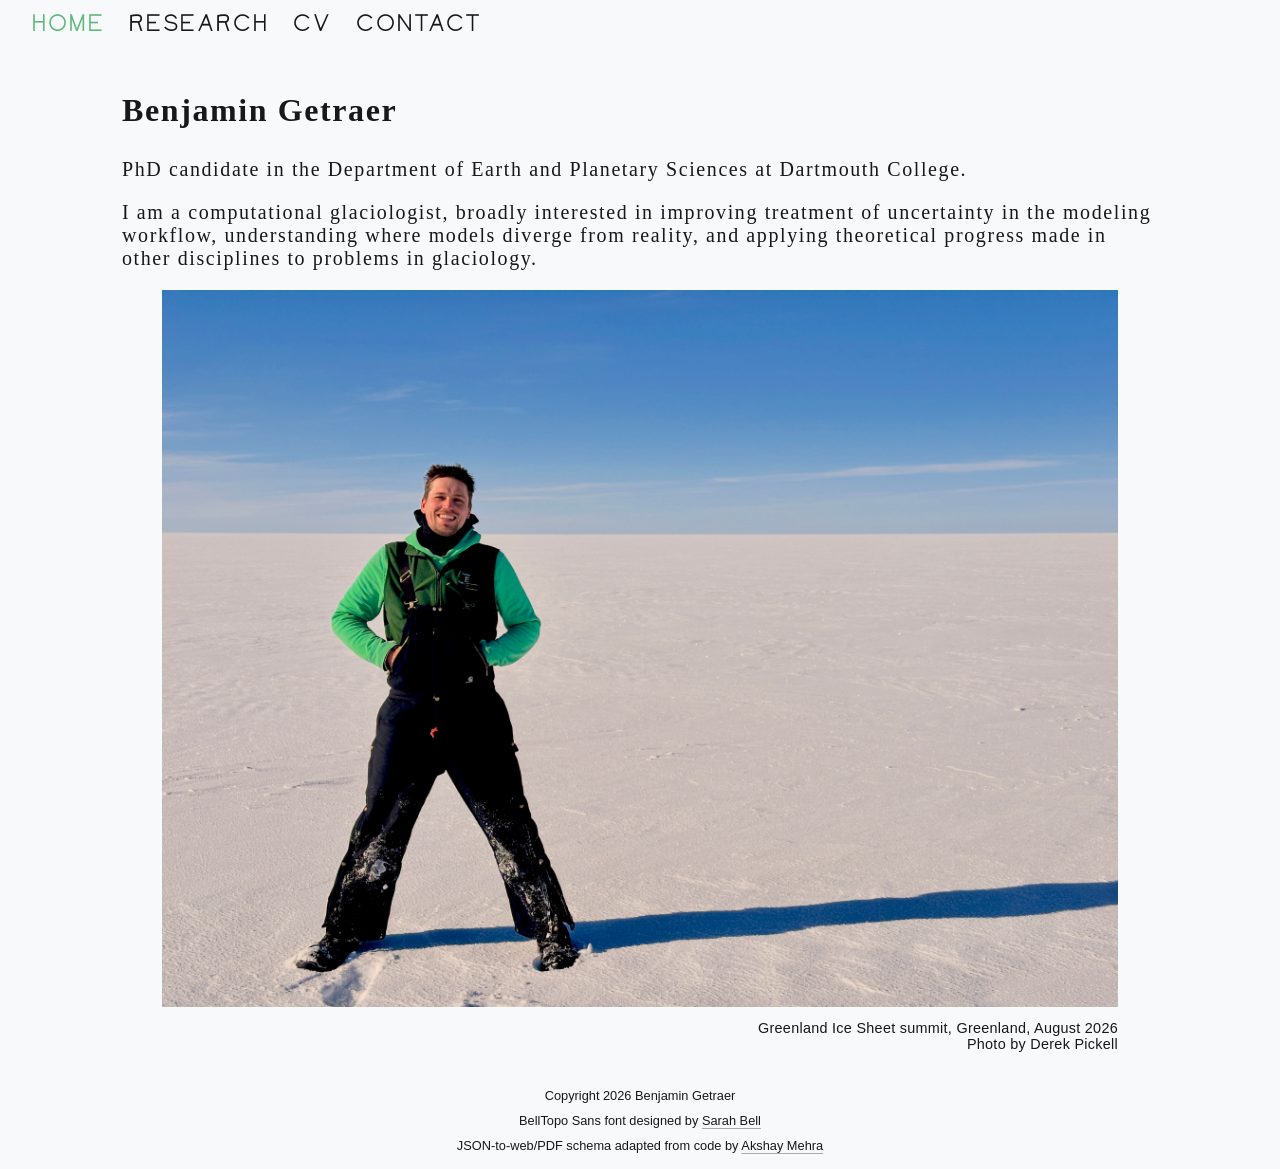
<file: docs/index.html>
<!DOCTYPE html>
<html lang="en">

	<head>
		<title>Home</title>
		<meta charset="UTF-8">
		<meta name="viewport" content="width=device-width, initial-scale=1.0">
		<meta name="description" content="Personal website of Benjamin Getraer">
		<link rel="stylesheet" href="css/style.css">
		<link rel="stylesheet" href="css/cv.css">
	</head>
	<body>
		<header class="site-header">
			<button class="nav-toggle" type="button" aria-expanded="false" aria-controls="site-nav">Menu</button>
			<nav id="site-nav">
				<ul class="nav-links">
<li><a class="active" href="index.html">Home</a></li>
<li><a class="inactive" href="research.html">Research</a></li>
<li><a class="inactive" href="cv.html">CV</a></li>
<li><a class="inactive" href="contact.html">Contact</a></li>
				</ul>
			</nav>
		</header>

		<main class="page">
<!-- PAGE CONTENT -->
<section>
	<h2>Benjamin Getraer</h2>
	<p>PhD candidate in the Department of Earth and Planetary Sciences at Dartmouth College.</p>
	<p>I am a computational glaciologist, broadly interested in improving treatment of uncertainty in
	the modeling workflow, understanding where models diverge from
	reality, and applying theoretical progress made in other
	disciplines to problems in glaciology.
	</p>
</section>
<figure>
	<img class="full-photo" src="images/portrait.jpg" alt="Portrait">
	<figcaption class="photo-caption">
		Greenland Ice Sheet summit, Greenland, August 2026 <br>
		Photo by Derek Pickell
	</figcaption>
</figure>
<!-- PAGE CONTENT -->
		</main>

		<footer class="site-footer">
			<p>Copyright 2026 Benjamin Getraer</p>
			<p>BellTopo Sans font designed by <a href="https://www.sarahbellmaps.com">Sarah Bell</a></p>
			<p>JSON-to-web/PDF schema adapted from code by <a href="https://github.com/akshaymehra/cvData.git">Akshay Mehra</a></p>
		</footer>
		<script>
			const toggle = document.querySelector('.nav-toggle');
			const nav = document.getElementById('site-nav');
			toggle.addEventListener('click', () => {
				const open = nav.classList.toggle('open');
				toggle.setAttribute('aria-expanded', open);
			});
		</script>
	</body>
</html>
</file>
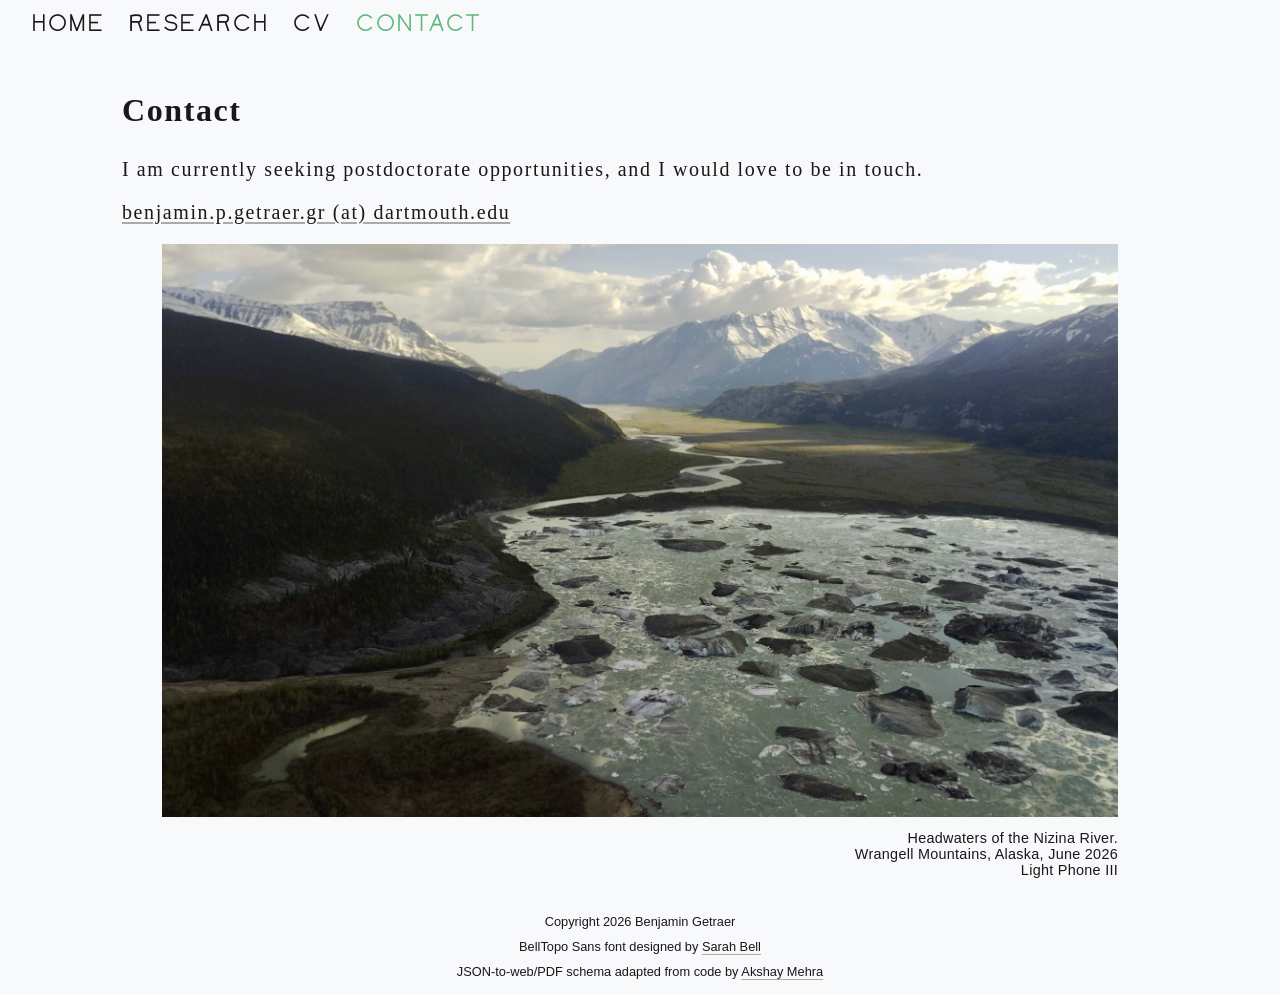
<file: docs/contact.html>
<!DOCTYPE html>
<html lang="en">

	<head>
		<title>Contact</title>
		<meta charset="UTF-8">
		<meta name="viewport" content="width=device-width, initial-scale=1.0">
		<meta name="description" content="Personal website of Benjamin Getraer">
		<link rel="stylesheet" href="css/style.css">
		<link rel="stylesheet" href="css/cv.css">
	</head>
	<body>
		<header class="site-header">
			<button class="nav-toggle" type="button" aria-expanded="false" aria-controls="site-nav">Menu</button>
			<nav id="site-nav">
				<ul class="nav-links">
<li><a class="inactive" href="index.html">Home</a></li>
<li><a class="inactive" href="research.html">Research</a></li>
<li><a class="inactive" href="cv.html">CV</a></li>
<li><a class="active" href="contact.html">Contact</a></li>
				</ul>
			</nav>
		</header>

		<main class="page">
<!-- PAGE CONTENT -->
<section>
  <h2>Contact</h2>
  <p>I am currently seeking postdoctorate opportunities, and I would love to be in touch.</p>
  <p><a href="mailto:benjamin.p.getraer.gr@dartmouth.edu">benjamin.p.getraer.gr (at) dartmouth.edu</a></p>
</section>
<figure>
    <img class="full-photo" src="images/nizina_lake.jpg" alt="Portrait">
    <figcaption class="photo-caption">
		 Headwaters of the Nizina River.<br> 
		 Wrangell Mountains, Alaska, June 2026<br>
		 Light Phone III
    </figcaption>
</figure>
<!-- PAGE CONTENT -->
		</main>

		<footer class="site-footer">
			<p>Copyright 2026 Benjamin Getraer</p>
			<p>BellTopo Sans font designed by <a href="https://www.sarahbellmaps.com">Sarah Bell</a></p>
			<p>JSON-to-web/PDF schema adapted from code by <a href="https://github.com/akshaymehra/cvData.git">Akshay Mehra</a></p>
		</footer>
		<script>
			const toggle = document.querySelector('.nav-toggle');
			const nav = document.getElementById('site-nav');
			toggle.addEventListener('click', () => {
				const open = nav.classList.toggle('open');
				toggle.setAttribute('aria-expanded', open);
			});
		</script>
	</body>
</html>
</file>
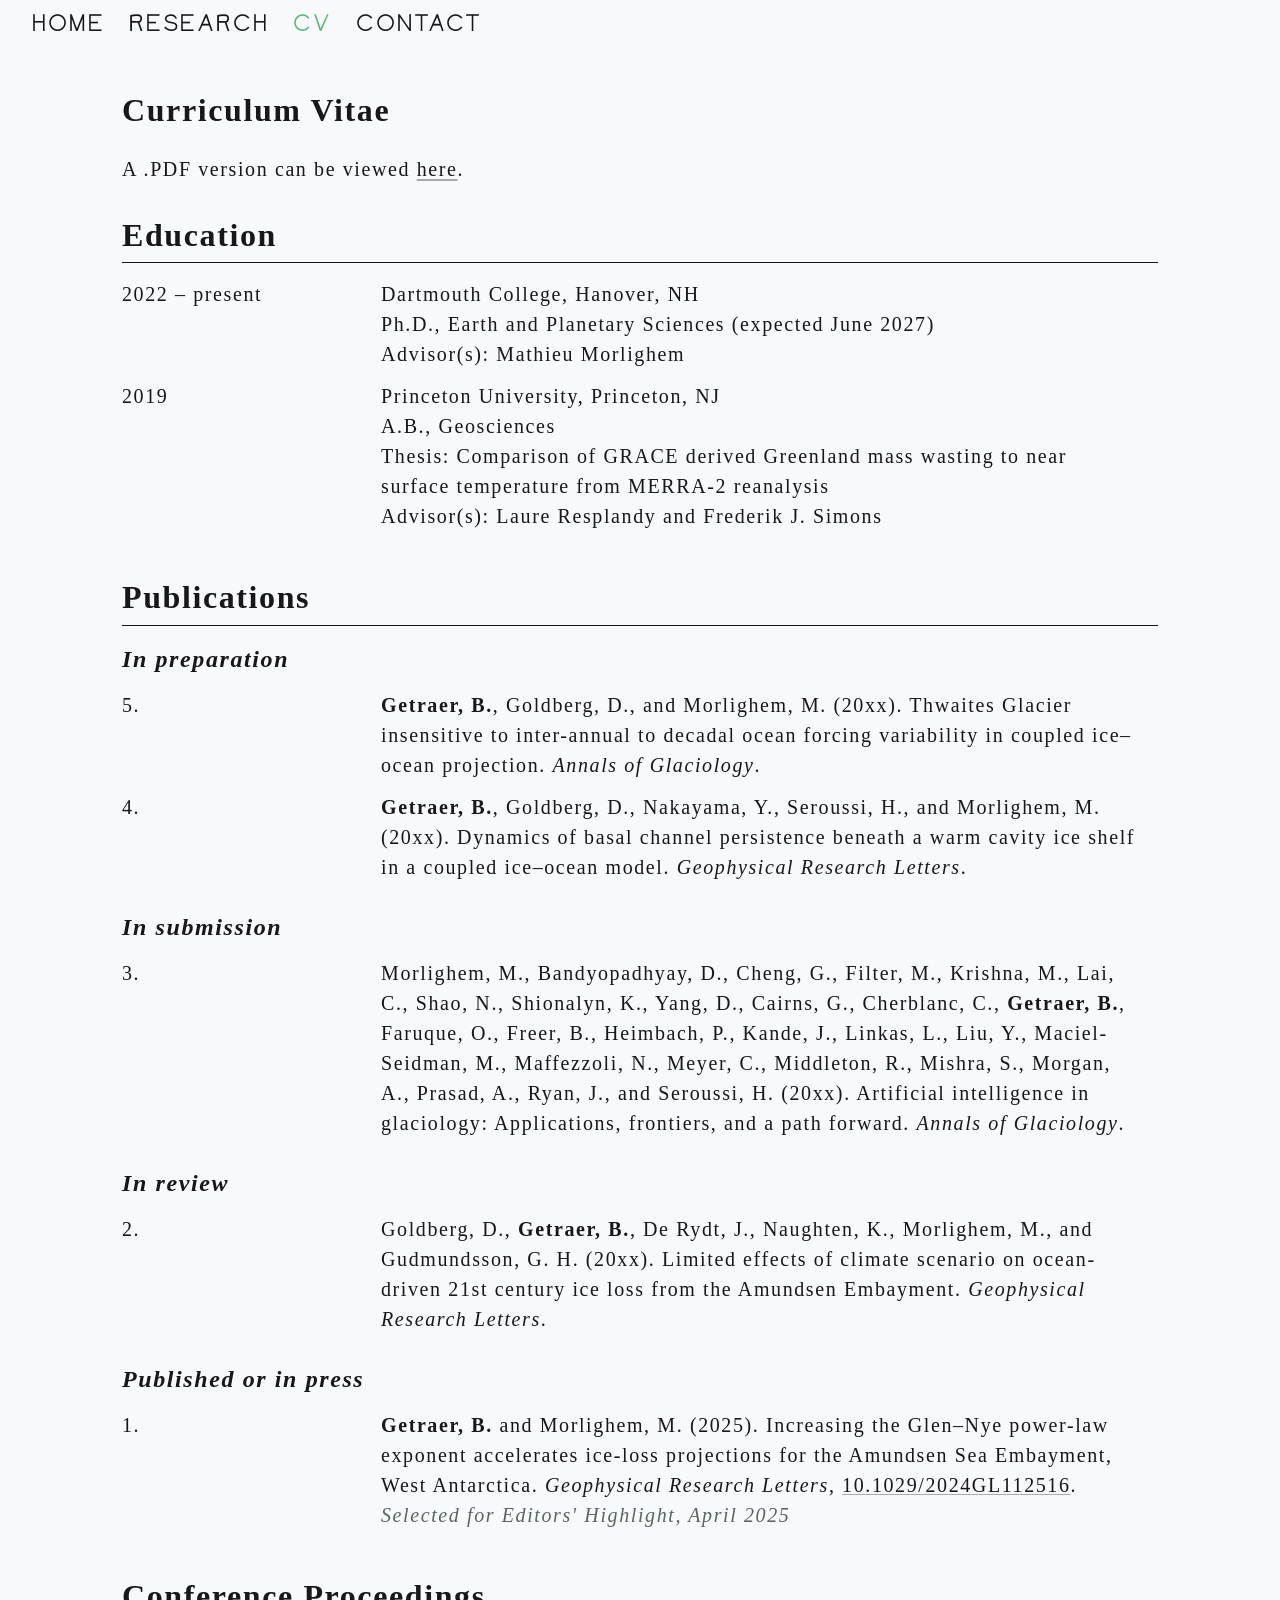
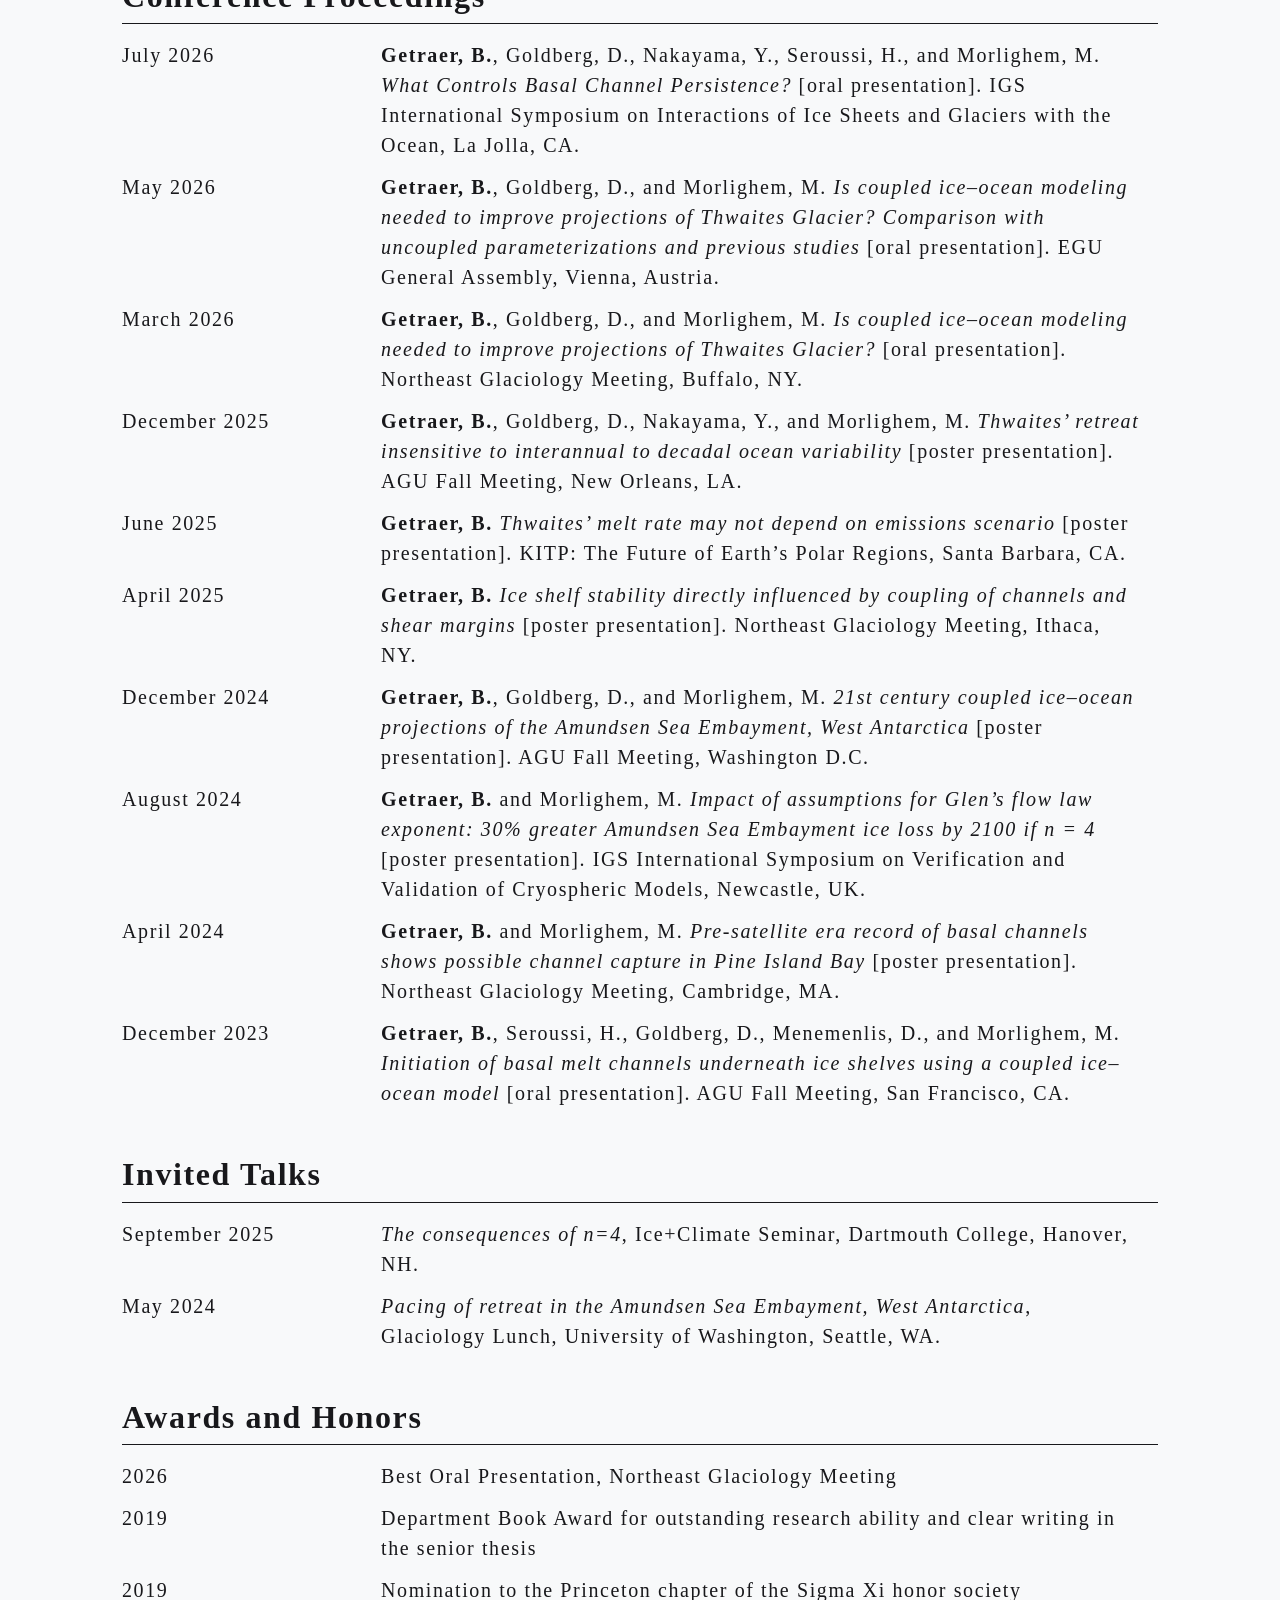
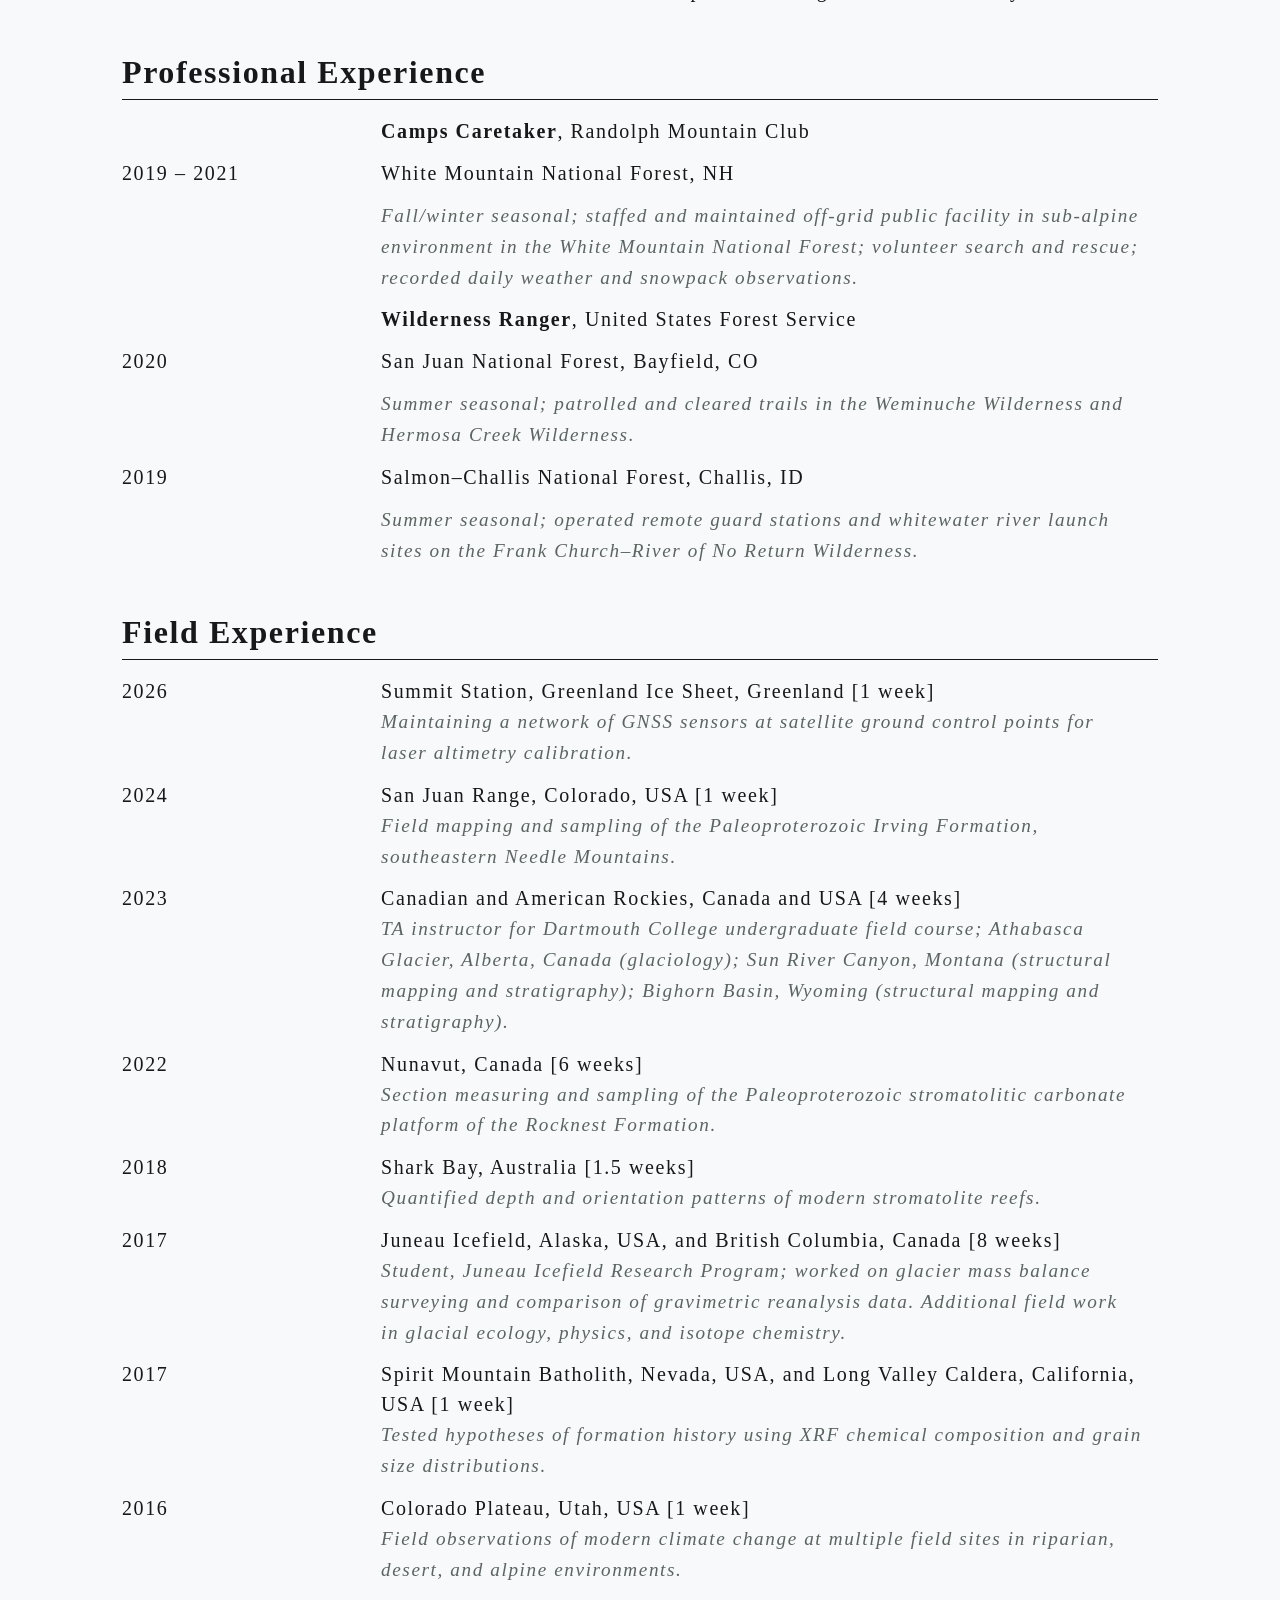
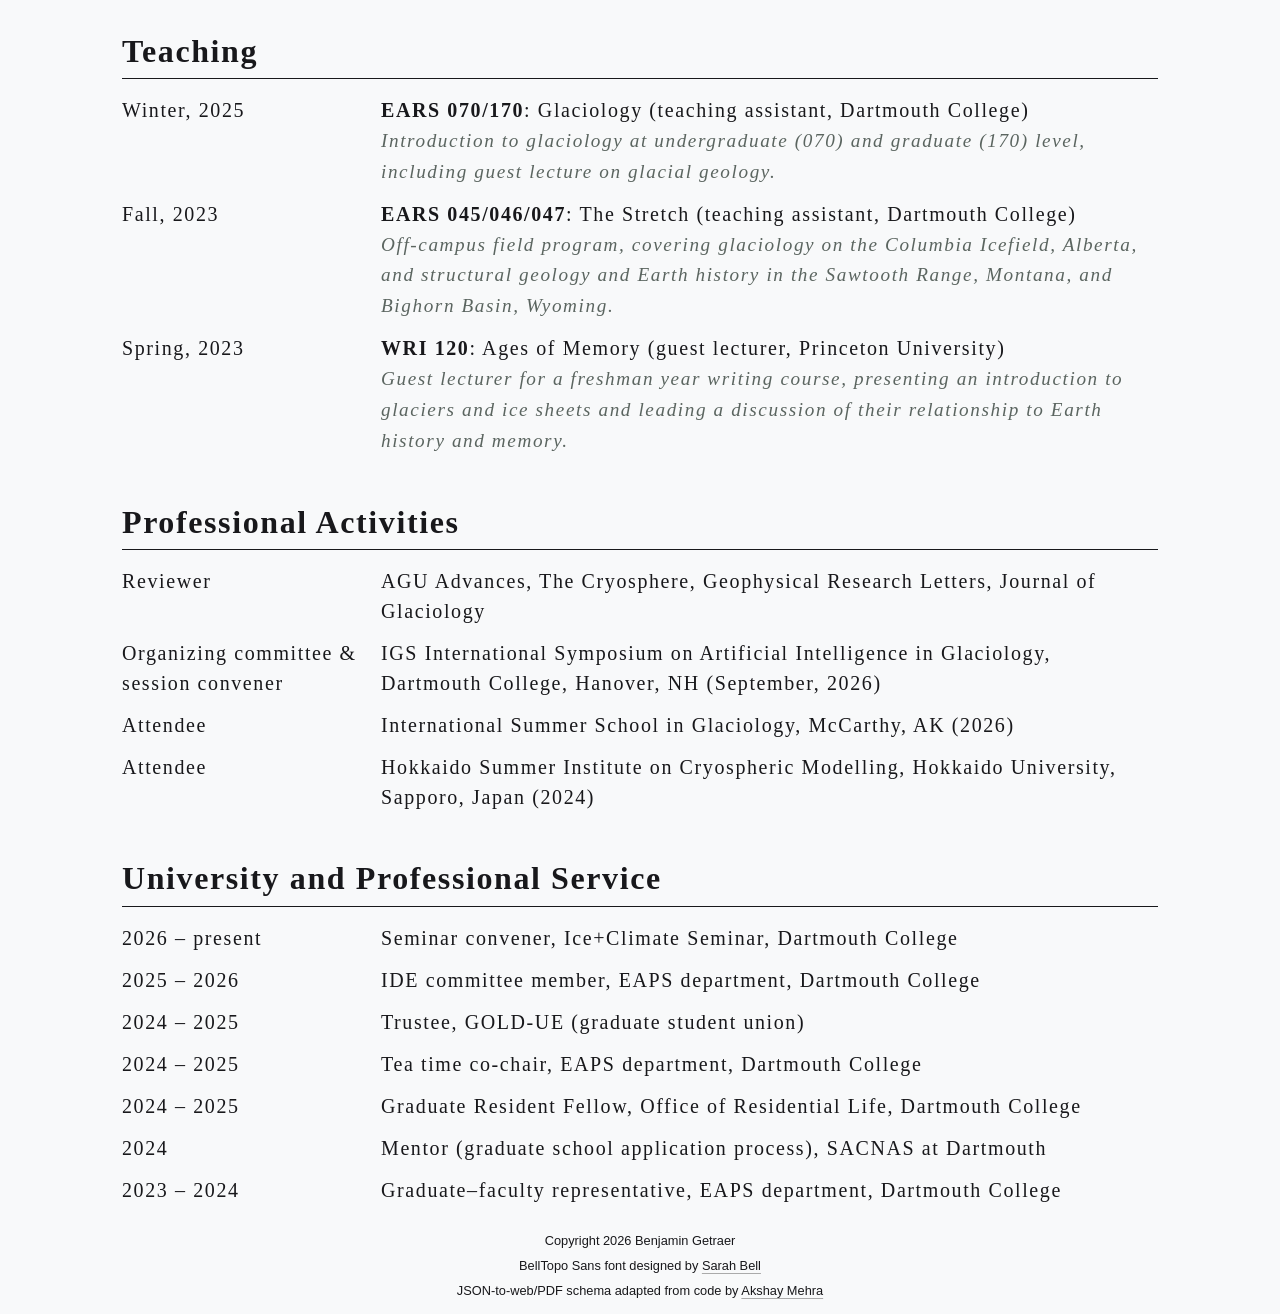
<file: docs/cv.html>
<!DOCTYPE html>
<html lang="en">

	<head>
		<title>CV</title>
		<meta charset="UTF-8">
		<meta name="viewport" content="width=device-width, initial-scale=1.0">
		<meta name="description" content="Personal website of Benjamin Getraer">
		<link rel="stylesheet" href="css/style.css">
		<link rel="stylesheet" href="css/cv.css">
	</head>
	<body>
		<header class="site-header">
			<button class="nav-toggle" type="button" aria-expanded="false" aria-controls="site-nav">Menu</button>
			<nav id="site-nav">
				<ul class="nav-links">
<li><a class="inactive" href="index.html">Home</a></li>
<li><a class="inactive" href="research.html">Research</a></li>
<li><a class="active" href="cv.html">CV</a></li>
<li><a class="inactive" href="contact.html">Contact</a></li>
				</ul>
			</nav>
		</header>

		<main class="page">
<!-- PAGE CONTENT -->
<section><h2>Curriculum Vitae</h2><p>A .PDF version can be viewed <a href="cv_bgetraer.pdf">here</a>.</p></section>
<div class="cv">
<section id="education">
<h2>Education</h2>
<table class="cv-table" style="width:100%;table-layout:fixed">
<colgroup><col style="width:25%"><col style="width:75%"></colgroup>
<tr><td class="cv-date" style="width:25%;text-align:left;vertical-align:top">2022 – present</td><td class="cv-item" style="vertical-align:top"><div>Dartmouth College, Hanover, NH</div><div>Ph.D., Earth and Planetary Sciences (expected June 2027)</div><div>Advisor(s): Mathieu Morlighem</div></td></tr>
<tr><td class="cv-date" style="width:25%;text-align:left;vertical-align:top">2019</td><td class="cv-item" style="vertical-align:top"><div>Princeton University, Princeton, NJ</div><div>A.B., Geosciences</div><div>Thesis: Comparison of GRACE derived Greenland mass wasting to near surface temperature from MERRA-2 reanalysis</div><div>Advisor(s): Laure Resplandy and Frederik J. Simons</div></td></tr>
</table>
</section>
<section id="publications">
<h2>Publications</h2>
<h3>In preparation</h3>
<table class="cv-table" style="width:100%;table-layout:fixed">
<colgroup><col style="width:25%"><col style="width:75%"></colgroup>
<tr><td class="cv-date" style="width:25%;text-align:left;vertical-align:top">5.</td><td class="cv-item" style="vertical-align:top"><strong>Getraer, B.</strong>, Goldberg, D., and Morlighem, M. (20xx). Thwaites Glacier insensitive to inter-annual to decadal ocean forcing variability in coupled ice–ocean projection. <i>Annals of Glaciology</i>.</td></tr>
<tr><td class="cv-date" style="width:25%;text-align:left;vertical-align:top">4.</td><td class="cv-item" style="vertical-align:top"><strong>Getraer, B.</strong>, Goldberg, D., Nakayama, Y., Seroussi, H., and Morlighem, M. (20xx). Dynamics of basal channel persistence beneath a warm cavity ice shelf in a coupled ice–ocean model. <i>Geophysical Research Letters</i>.</td></tr>
</table>
<h3>In submission</h3>
<table class="cv-table" style="width:100%;table-layout:fixed">
<colgroup><col style="width:25%"><col style="width:75%"></colgroup>
<tr><td class="cv-date" style="width:25%;text-align:left;vertical-align:top">3.</td><td class="cv-item" style="vertical-align:top">Morlighem, M., Bandyopadhyay, D., Cheng, G., Filter, M., Krishna, M., Lai, C., Shao, N., Shionalyn, K., Yang, D., Cairns, G., Cherblanc, C., <strong>Getraer, B.</strong>, Faruque, O., Freer, B., Heimbach, P., Kande, J., Linkas, L., Liu, Y., Maciel-Seidman, M., Maffezzoli, N., Meyer, C., Middleton, R., Mishra, S., Morgan, A., Prasad, A., Ryan, J., and Seroussi, H. (20xx). Artificial intelligence in glaciology: Applications, frontiers, and a path forward. <i>Annals of Glaciology</i>.</td></tr>
</table>
<h3>In review</h3>
<table class="cv-table" style="width:100%;table-layout:fixed">
<colgroup><col style="width:25%"><col style="width:75%"></colgroup>
<tr><td class="cv-date" style="width:25%;text-align:left;vertical-align:top">2.</td><td class="cv-item" style="vertical-align:top">Goldberg, D., <strong>Getraer, B.</strong>, De Rydt, J., Naughten, K., Morlighem, M., and Gudmundsson, G. H. (20xx). Limited effects of climate scenario on ocean-driven 21st century ice loss from the Amundsen Embayment. <i>Geophysical Research Letters</i>.</td></tr>
</table>
<h3>Published or in press</h3>
<table class="cv-table" style="width:100%;table-layout:fixed">
<colgroup><col style="width:25%"><col style="width:75%"></colgroup>
<tr><td class="cv-date" style="width:25%;text-align:left;vertical-align:top">1.</td><td class="cv-item" style="vertical-align:top"><strong>Getraer, B.</strong> and Morlighem, M. (2025). Increasing the Glen–Nye power-law exponent accelerates ice-loss projections for the Amundsen Sea Embayment, West Antarctica. <i>Geophysical Research Letters</i>, <a href="https://doi.org/10.1029/2024GL112516">10.1029/2024GL112516</a>.<div class="cv-note">Selected for Editors' Highlight, April 2025</div></td></tr>
</table>
</section>
<section id="conferences">
<h2>Conference Proceedings</h2>
<table class="cv-table" style="width:100%;table-layout:fixed">
<colgroup><col style="width:25%"><col style="width:75%"></colgroup>
<tr><td class="cv-date" style="width:25%;text-align:left;vertical-align:top">July 2026</td><td class="cv-item" style="vertical-align:top"><strong>Getraer, B.</strong>, Goldberg, D., Nakayama, Y., Seroussi, H., and Morlighem, M. <i>What Controls Basal Channel Persistence?</i> [oral presentation]. IGS International Symposium on Interactions of Ice Sheets and Glaciers with the Ocean, La Jolla, CA.</td></tr>
<tr><td class="cv-date" style="width:25%;text-align:left;vertical-align:top">May 2026</td><td class="cv-item" style="vertical-align:top"><strong>Getraer, B.</strong>, Goldberg, D., and Morlighem, M. <i>Is coupled ice–ocean modeling needed to improve projections of Thwaites Glacier? Comparison with uncoupled parameterizations and previous studies</i> [oral presentation]. EGU General Assembly, Vienna, Austria.</td></tr>
<tr><td class="cv-date" style="width:25%;text-align:left;vertical-align:top">March 2026</td><td class="cv-item" style="vertical-align:top"><strong>Getraer, B.</strong>, Goldberg, D., and Morlighem, M. <i>Is coupled ice–ocean modeling needed to improve projections of Thwaites Glacier?</i> [oral presentation]. Northeast Glaciology Meeting, Buffalo, NY.</td></tr>
<tr><td class="cv-date" style="width:25%;text-align:left;vertical-align:top">December 2025</td><td class="cv-item" style="vertical-align:top"><strong>Getraer, B.</strong>, Goldberg, D., Nakayama, Y., and Morlighem, M. <i>Thwaites’ retreat insensitive to interannual to decadal ocean variability</i> [poster presentation]. AGU Fall Meeting, New Orleans, LA.</td></tr>
<tr><td class="cv-date" style="width:25%;text-align:left;vertical-align:top">June 2025</td><td class="cv-item" style="vertical-align:top"><strong>Getraer, B.</strong> <i>Thwaites’ melt rate may not depend on emissions scenario</i> [poster presentation]. KITP: The Future of Earth’s Polar Regions, Santa Barbara, CA.</td></tr>
<tr><td class="cv-date" style="width:25%;text-align:left;vertical-align:top">April 2025</td><td class="cv-item" style="vertical-align:top"><strong>Getraer, B.</strong> <i>Ice shelf stability directly influenced by coupling of channels and shear margins</i> [poster presentation]. Northeast Glaciology Meeting, Ithaca, NY.</td></tr>
<tr><td class="cv-date" style="width:25%;text-align:left;vertical-align:top">December 2024</td><td class="cv-item" style="vertical-align:top"><strong>Getraer, B.</strong>, Goldberg, D., and Morlighem, M. <i>21st century coupled ice–ocean projections of the Amundsen Sea Embayment, West Antarctica</i> [poster presentation]. AGU Fall Meeting, Washington D.C.</td></tr>
<tr><td class="cv-date" style="width:25%;text-align:left;vertical-align:top">August 2024</td><td class="cv-item" style="vertical-align:top"><strong>Getraer, B.</strong> and Morlighem, M. <i>Impact of assumptions for Glen’s flow law exponent: 30% greater Amundsen Sea Embayment ice loss by 2100 if <var>n = 4</var></i> [poster presentation]. IGS International Symposium on Verification and Validation of Cryospheric Models, Newcastle, UK.</td></tr>
<tr><td class="cv-date" style="width:25%;text-align:left;vertical-align:top">April 2024</td><td class="cv-item" style="vertical-align:top"><strong>Getraer, B.</strong> and Morlighem, M. <i>Pre-satellite era record of basal channels shows possible channel capture in Pine Island Bay</i> [poster presentation]. Northeast Glaciology Meeting, Cambridge, MA.</td></tr>
<tr><td class="cv-date" style="width:25%;text-align:left;vertical-align:top">December 2023</td><td class="cv-item" style="vertical-align:top"><strong>Getraer, B.</strong>, Seroussi, H., Goldberg, D., Menemenlis, D., and Morlighem, M. <i>Initiation of basal melt channels underneath ice shelves using a coupled ice–ocean model</i> [oral presentation]. AGU Fall Meeting, San Francisco, CA.</td></tr>
</table>
</section>
<section id="invited">
<h2>Invited Talks</h2>
<table class="cv-table" style="width:100%;table-layout:fixed">
<colgroup><col style="width:25%"><col style="width:75%"></colgroup>
<tr><td class="cv-date" style="width:25%;text-align:left;vertical-align:top">September 2025</td><td class="cv-item" style="vertical-align:top"><i>The consequences of <var>n=4</var></i>, Ice+Climate Seminar, Dartmouth College, Hanover, NH.</td></tr>
<tr><td class="cv-date" style="width:25%;text-align:left;vertical-align:top">May 2024</td><td class="cv-item" style="vertical-align:top"><i>Pacing of retreat in the Amundsen Sea Embayment, West Antarctica</i>, Glaciology Lunch, University of Washington, Seattle, WA.</td></tr>
</table>
</section>
<section id="awards">
<h2>Awards and Honors</h2>
<table class="cv-table" style="width:100%;table-layout:fixed">
<colgroup><col style="width:25%"><col style="width:75%"></colgroup>
<tr><td class="cv-date" style="width:25%;text-align:left;vertical-align:top">2026</td><td class="cv-item" style="vertical-align:top">Best Oral Presentation, Northeast Glaciology Meeting</td></tr>
<tr><td class="cv-date" style="width:25%;text-align:left;vertical-align:top">2019</td><td class="cv-item" style="vertical-align:top">Department Book Award for outstanding research ability and clear writing in the senior thesis</td></tr>
<tr><td class="cv-date" style="width:25%;text-align:left;vertical-align:top">2019</td><td class="cv-item" style="vertical-align:top">Nomination to the Princeton chapter of the Sigma Xi honor society</td></tr>
</table>
</section>
<section id="professional">
<h2>Professional Experience</h2>
<table class="cv-table" style="width:100%;table-layout:fixed">
<colgroup><col style="width:25%"><col style="width:75%"></colgroup>
<tr><td class="cv-date" style="width:25%;text-align:left;vertical-align:top"></td><td class="cv-item" style="vertical-align:top"><strong>Camps Caretaker</strong>, Randolph Mountain Club</td></tr>
<tr><td class="cv-date" style="width:25%;text-align:left;vertical-align:top">2019 – 2021</td><td class="cv-item" style="vertical-align:top">White Mountain National Forest, NH</td></tr>
<tr><td class="cv-date" style="width:25%;text-align:left;vertical-align:top"></td><td class="cv-item" style="vertical-align:top"><span class="cv-desc">Fall/winter seasonal; staffed and maintained off-grid public facility in sub-alpine environment in the White Mountain National Forest; volunteer search and rescue; recorded daily weather and snowpack observations.</span></td></tr>
<tr><td class="cv-date" style="width:25%;text-align:left;vertical-align:top"></td><td class="cv-item" style="vertical-align:top"><strong>Wilderness Ranger</strong>, United States Forest Service</td></tr>
<tr><td class="cv-date" style="width:25%;text-align:left;vertical-align:top">2020</td><td class="cv-item" style="vertical-align:top">San Juan National Forest, Bayfield, CO</td></tr>
<tr><td class="cv-date" style="width:25%;text-align:left;vertical-align:top"></td><td class="cv-item" style="vertical-align:top"><span class="cv-desc">Summer seasonal; patrolled and cleared trails in the Weminuche Wilderness and Hermosa Creek Wilderness.</span></td></tr>
<tr><td class="cv-date" style="width:25%;text-align:left;vertical-align:top">2019</td><td class="cv-item" style="vertical-align:top">Salmon–Challis National Forest, Challis, ID</td></tr>
<tr><td class="cv-date" style="width:25%;text-align:left;vertical-align:top"></td><td class="cv-item" style="vertical-align:top"><span class="cv-desc">Summer seasonal; operated remote guard stations and whitewater river launch sites on the Frank Church–River of No Return Wilderness.</span></td></tr>
</table>
</section>
<section id="fieldwork">
<h2>Field Experience</h2>
<table class="cv-table" style="width:100%;table-layout:fixed">
<colgroup><col style="width:25%"><col style="width:75%"></colgroup>
<tr><td class="cv-date" style="width:25%;text-align:left;vertical-align:top">2026</td><td class="cv-item" style="vertical-align:top"><div>Summit Station, Greenland Ice Sheet, Greenland [1 week]</div><div><span class="cv-desc">Maintaining a network of GNSS sensors at satellite ground control points for laser altimetry calibration.</span></div></td></tr>
<tr><td class="cv-date" style="width:25%;text-align:left;vertical-align:top">2024</td><td class="cv-item" style="vertical-align:top"><div>San Juan Range, Colorado, USA [1 week]</div><div><span class="cv-desc">Field mapping and sampling of the Paleoproterozoic Irving Formation, southeastern Needle Mountains.</span></div></td></tr>
<tr><td class="cv-date" style="width:25%;text-align:left;vertical-align:top">2023</td><td class="cv-item" style="vertical-align:top"><div>Canadian and American Rockies, Canada and USA [4 weeks]</div><div><span class="cv-desc">TA instructor for Dartmouth College undergraduate field course; Athabasca Glacier, Alberta, Canada (glaciology); Sun River Canyon, Montana (structural mapping and stratigraphy); Bighorn Basin, Wyoming (structural mapping and stratigraphy).</span></div></td></tr>
<tr><td class="cv-date" style="width:25%;text-align:left;vertical-align:top">2022</td><td class="cv-item" style="vertical-align:top"><div>Nunavut, Canada [6 weeks]</div><div><span class="cv-desc">Section measuring and sampling of the Paleoproterozoic stromatolitic carbonate platform of the Rocknest Formation.</span></div></td></tr>
<tr><td class="cv-date" style="width:25%;text-align:left;vertical-align:top">2018</td><td class="cv-item" style="vertical-align:top"><div>Shark Bay, Australia [1.5 weeks]</div><div><span class="cv-desc">Quantified depth and orientation patterns of modern stromatolite reefs.</span></div></td></tr>
<tr><td class="cv-date" style="width:25%;text-align:left;vertical-align:top">2017</td><td class="cv-item" style="vertical-align:top"><div>Juneau Icefield, Alaska, USA, and British Columbia, Canada [8 weeks]</div><div><span class="cv-desc">Student, Juneau Icefield Research Program; worked on glacier mass balance surveying and comparison of gravimetric reanalysis data. Additional field work in glacial ecology, physics, and isotope chemistry.</span></div></td></tr>
<tr><td class="cv-date" style="width:25%;text-align:left;vertical-align:top">2017</td><td class="cv-item" style="vertical-align:top"><div>Spirit Mountain Batholith, Nevada, USA, and Long Valley Caldera, California, USA [1 week]</div><div><span class="cv-desc">Tested hypotheses of formation history using XRF chemical composition and grain size distributions.</span></div></td></tr>
<tr><td class="cv-date" style="width:25%;text-align:left;vertical-align:top">2016</td><td class="cv-item" style="vertical-align:top"><div>Colorado Plateau, Utah, USA [1 week]</div><div><span class="cv-desc">Field observations of modern climate change at multiple field sites in riparian, desert, and alpine environments.</span></div></td></tr>
</table>
</section>
<section id="teaching">
<h2>Teaching</h2>
<table class="cv-table" style="width:100%;table-layout:fixed">
<colgroup><col style="width:25%"><col style="width:75%"></colgroup>
<tr><td class="cv-date" style="width:25%;text-align:left;vertical-align:top">Winter, 2025</td><td class="cv-item" style="vertical-align:top"><div><strong>EARS 070/170</strong>: Glaciology (teaching assistant, Dartmouth College)</div><div><span class="cv-desc">Introduction to glaciology at undergraduate (070) and graduate (170) level, including guest lecture on glacial geology.</span></div></td></tr>
<tr><td class="cv-date" style="width:25%;text-align:left;vertical-align:top">Fall, 2023</td><td class="cv-item" style="vertical-align:top"><div><strong>EARS 045/046/047</strong>: The Stretch (teaching assistant, Dartmouth College)</div><div><span class="cv-desc">Off-campus field program, covering glaciology on the Columbia Icefield, Alberta, and structural geology and Earth history in the Sawtooth Range, Montana, and Bighorn Basin, Wyoming.</span></div></td></tr>
<tr><td class="cv-date" style="width:25%;text-align:left;vertical-align:top">Spring, 2023</td><td class="cv-item" style="vertical-align:top"><div><strong>WRI 120</strong>: Ages of Memory (guest lecturer, Princeton University)</div><div><span class="cv-desc">Guest lecturer for a freshman year writing course, presenting an introduction to glaciers and ice sheets and leading a discussion of their relationship to Earth history and memory.</span></div></td></tr>
</table>
</section>
<section id="professionalActivities">
<h2>Professional Activities</h2>
<table class="cv-table" style="width:100%;table-layout:fixed">
<colgroup><col style="width:25%"><col style="width:75%"></colgroup>
<tr><td class="cv-date" style="width:25%;text-align:left;vertical-align:top">Reviewer</td><td class="cv-item" style="vertical-align:top">AGU Advances, The Cryosphere, Geophysical Research Letters, Journal of Glaciology</td></tr>
<tr><td class="cv-date" style="width:25%;text-align:left;vertical-align:top">Organizing committee &amp; session convener</td><td class="cv-item" style="vertical-align:top">IGS International Symposium on Artificial Intelligence in Glaciology, Dartmouth College, Hanover, NH (September, 2026)</td></tr>
<tr><td class="cv-date" style="width:25%;text-align:left;vertical-align:top">Attendee</td><td class="cv-item" style="vertical-align:top">International Summer School in Glaciology, McCarthy, AK (2026)</td></tr>
<tr><td class="cv-date" style="width:25%;text-align:left;vertical-align:top">Attendee</td><td class="cv-item" style="vertical-align:top">Hokkaido Summer Institute on Cryospheric Modelling, Hokkaido University, Sapporo, Japan (2024)</td></tr>
</table>
</section>
<section id="service">
<h2>University and Professional Service</h2>
<table class="cv-table" style="width:100%;table-layout:fixed">
<colgroup><col style="width:25%"><col style="width:75%"></colgroup>
<tr><td class="cv-date" style="width:25%;text-align:left;vertical-align:top">2026 – present</td><td class="cv-item" style="vertical-align:top">Seminar convener, Ice+Climate Seminar, Dartmouth College</td></tr>
<tr><td class="cv-date" style="width:25%;text-align:left;vertical-align:top">2025 – 2026</td><td class="cv-item" style="vertical-align:top">IDE committee member, EAPS department, Dartmouth College</td></tr>
<tr><td class="cv-date" style="width:25%;text-align:left;vertical-align:top">2024 – 2025</td><td class="cv-item" style="vertical-align:top">Trustee, GOLD-UE (graduate student union)</td></tr>
<tr><td class="cv-date" style="width:25%;text-align:left;vertical-align:top">2024 – 2025</td><td class="cv-item" style="vertical-align:top">Tea time co-chair, EAPS department, Dartmouth College</td></tr>
<tr><td class="cv-date" style="width:25%;text-align:left;vertical-align:top">2024 – 2025</td><td class="cv-item" style="vertical-align:top">Graduate Resident Fellow, Office of Residential Life, Dartmouth College</td></tr>
<tr><td class="cv-date" style="width:25%;text-align:left;vertical-align:top">2024</td><td class="cv-item" style="vertical-align:top">Mentor (graduate school application process), SACNAS at Dartmouth</td></tr>
<tr><td class="cv-date" style="width:25%;text-align:left;vertical-align:top">2023 – 2024</td><td class="cv-item" style="vertical-align:top">Graduate–faculty representative, EAPS department, Dartmouth College</td></tr>
</table>
</section>
</div>
<!-- PAGE CONTENT -->
		</main>

		<footer class="site-footer">
			<p>Copyright 2026 Benjamin Getraer</p>
			<p>BellTopo Sans font designed by <a href="https://www.sarahbellmaps.com">Sarah Bell</a></p>
			<p>JSON-to-web/PDF schema adapted from code by <a href="https://github.com/akshaymehra/cvData.git">Akshay Mehra</a></p>
		</footer>
		<script>
			const toggle = document.querySelector('.nav-toggle');
			const nav = document.getElementById('site-nav');
			toggle.addEventListener('click', () => {
				const open = nav.classList.toggle('open');
				toggle.setAttribute('aria-expanded', open);
			});
		</script>
	</body>
</html>
</file>
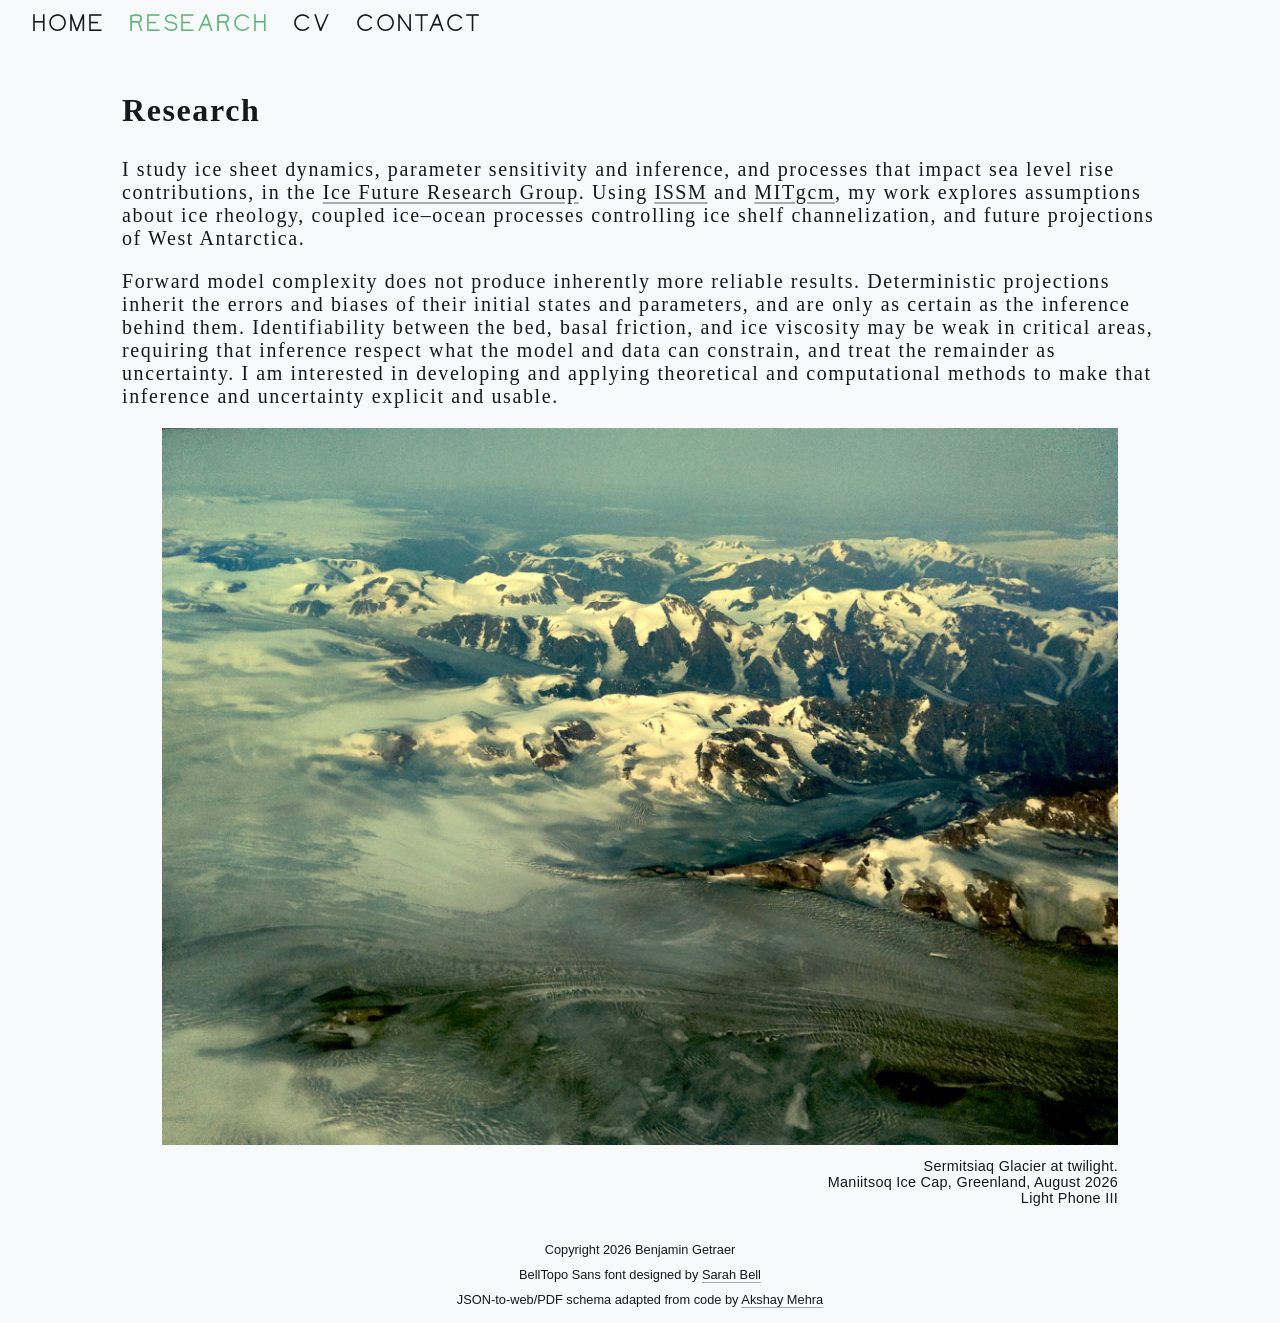
<file: docs/research.html>
<!DOCTYPE html>
<html lang="en">

	<head>
		<title>Research</title>
		<meta charset="UTF-8">
		<meta name="viewport" content="width=device-width, initial-scale=1.0">
		<meta name="description" content="Personal website of Benjamin Getraer">
		<link rel="stylesheet" href="css/style.css">
		<link rel="stylesheet" href="css/cv.css">
	</head>
	<body>
		<header class="site-header">
			<button class="nav-toggle" type="button" aria-expanded="false" aria-controls="site-nav">Menu</button>
			<nav id="site-nav">
				<ul class="nav-links">
<li><a class="inactive" href="index.html">Home</a></li>
<li><a class="active" href="research.html">Research</a></li>
<li><a class="inactive" href="cv.html">CV</a></li>
<li><a class="inactive" href="contact.html">Contact</a></li>
				</ul>
			</nav>
		</header>

		<main class="page">
<!-- PAGE CONTENT -->
<section>
	<h2>Research</h2>
	<p>I study ice sheet dynamics, parameter sensitivity and inference, and processes that
	impact sea level rise contributions, in the <a href="https://icefuture.org">Ice Future Research
	Group</a>. Using <a href="https://github.com/ISSMteam/ISSM">ISSM</a> and 
	<a href="https://github.com/MITgcm/MITgcm">MITgcm</a>, my work explores assumptions about ice rheology,
	coupled ice–ocean processes controlling ice shelf channelization, and future projections of West
	Antarctica.
	</p>

	<p>Forward model complexity does not produce inherently more reliable results.
   Deterministic projections inherit the errors and biases of their initial states and parameters,
   and are only as certain as the inference behind them. Identifiability between the bed, basal friction, and
   ice viscosity may be weak in critical areas, requiring that inference respect what
   the model and data can constrain, and treat the remainder as uncertainty. I am interested in
   developing and applying theoretical and computational methods to make that inference and
	uncertainty explicit and usable.
	</p>
</section>

<figure>
    <img class="full-photo" src="images/sermitsiaq.jpg" alt="Portrait">
    <figcaption class="photo-caption">
		 Sermitsiaq Glacier at twilight.<br>
		 Maniitsoq Ice Cap, Greenland, August 2026 <br>
		 Light Phone III
    </figcaption>
</figure>
<!-- PAGE CONTENT -->
		</main>

		<footer class="site-footer">
			<p>Copyright 2026 Benjamin Getraer</p>
			<p>BellTopo Sans font designed by <a href="https://www.sarahbellmaps.com">Sarah Bell</a></p>
			<p>JSON-to-web/PDF schema adapted from code by <a href="https://github.com/akshaymehra/cvData.git">Akshay Mehra</a></p>
		</footer>
		<script>
			const toggle = document.querySelector('.nav-toggle');
			const nav = document.getElementById('site-nav');
			toggle.addEventListener('click', () => {
				const open = nav.classList.toggle('open');
				toggle.setAttribute('aria-expanded', open);
			});
		</script>
	</body>
</html>
</file>
<file: docs/css/style.css>
/* Fonts {{{*/
@font-face {
	font-family: 'BellTopoSans';
	src: url('../fonts/BellTopoSans-Regular.otf') format('opentype');
	font-weight: 400;
	font-style: normal;
}
@font-face {
	font-family: 'BellTopoSans';
	src: url('../fonts/BellTopoSans-Bold.otf') format('opentype');
	font-weight: 700;
	font-style: normal;
}
@font-face {
	font-family: 'BellTopoSans';
	src: url('../fonts/BellTopoSans-Italic.otf') format('opentype');
	font-weight: 400;
	font-style: italic;
}
@font-face {
	font-family: 'BellTopoSans';
	src: url('../fonts/BellTopoSans-BoldItalic.otf') format('opentype');
	font-weight: 700;
	font-style: italic;
}
/*}}}*/

html, body {
	min-height: 100%;
	margin: 0;
}

body {
	min-height: 100vh;
	display: flex;
	flex-direction: column;
	background-color: #f8f9fa;
	color: #18181b;
}

main {
	flex: 1;
}


.page {
	max-width: 1100px;
	width: 100%;
	margin: 0 auto;
	padding: 0 2rem;
	box-sizing: border-box;
	color: #18181b;
	font-family: 'Bell', serif;
	font-size: 1.25rem;
	font-weight: 400;
	letter-spacing: 0.08em;
}

.page h2 {
   margin: 2.2rem 0 1rem;
   padding: 0 0 0.5rem;
	font-size: 2.0rem;
	font-weight: 600;
	line-height: 1.2;
}

.site-footer {
	display: flex;
	flex-direction: column;
	justify-content: center;
	align-items: center;
	text-align: center;
	padding: 1rem 0;
	color: #18181b;
	font-family: 'Bell', sans-serif;
	font-size: 0.8rem;
	gap: 0;
	text-decoration: none;
}

.site-footer p {
	margin: 0;
	padding: 0;
}

.site-footer p + p {
	margin-top: 10px; 
}

.site-header {
	display: flex;
	justify-content: space-between;
	align-items: center;
	padding: 1rem 2rem;
	color: #18181b;
}

.nav-toggle {
	display: none;                      /* hidden on wide screens */
	padding: 0;
	border: 0;
	background: none;
	color: #18181b;
	font-family: 'BellTopoSans', sans-serif;
	font-size: 1.5rem;
	letter-spacing: 0.08em;
	text-transform: uppercase;
	cursor: pointer;
}

@media (max-width: 600px) {
	.site-header {
		flex-direction: column;
		align-items: flex-start;
		padding: 1rem;
	}
	.nav-toggle { display: block; }

	.site-header nav { display: none; width: 100%; }
	.site-header nav.open { display: block; }

	.nav-links {
		flex-direction: column;
		gap: .75rem;
		padding-top: .75rem;
	}
}

a[href] {
    color: inherit;
    text-decoration: underline;
    text-decoration-color: #aaa;
    text-underline-offset: 3px;
}

a[href]:hover {
    color: #aaa;
    text-decoration-color: #aaa;
}

@media (hover: hover) {
    a[href]:hover {
        color: #aaa;
        text-decoration-color: #aaa;
    }
   .nav-links a[href]:hover {
      color: #5eb87b;
   }
}

.nav-links {
	display: flex;
	list-style: none;
	gap: 1.5rem;
	margin: 0;
	padding: 0;
}

.nav-links a {
	color: #18181b;
	font-family: 'BellTopoSans', sans-serif;
	font-size: 1.5rem;
	font-weight: 400;
	letter-spacing: 0.08em;
	text-decoration: none;
	text-transform: uppercase;
	transition: color 0.2s ease;
}

.nav-links a[href].active {
   color: #5eb87b;
}


.full-photo {
	width: 100%;
	mix-blend-mode: normal;
}

.photo-caption {
	color: #18181b;
	font-family: 'Bell', sans-serif;
	font-size: 0.9rem;
	text-align: right;
	margin-top: 0.5rem;
	letter-spacing: 0.02em;
}
</file>
<file: docs/css/cv.css>
/* CV styles. Every rule is scoped under .cv so it cannot leak into the
   rest of your template. */

.cv {
	--cv-green: #18181b;
	--cv-muted: #5b6560;
	--cv-serif: 'Bell', serif;

	width: 100%;
	margin: 0 auto;
	line-height: 1.5;
}

.cv a { color: inherit; text-decoration-thickness: 1px; text-underline-offset: 2px; }
.cv a:hover { color: var(--cv-green); }

/* header */
/*
.cv .cv-header { text-align: center; margin-bottom: 1.5rem; }
.cv .cv-name {
	margin: 0 0 .5rem;
	font: 500 2.2rem/1.15 var(--cv-serif);
	color: var(--cv-green);
}
.cv .cv-header p { margin: 0; }
*/

/* section headings: title, then a rule filling the rest of the line */
.cv h2 {
	display: flex;
	align-items: center;
	gap: .6rem;
	margin: 2.2rem 0 1rem;
	padding: 0 0 0.5rem;
	font: 600 2rem/1.2 var(--cv-serif);
	color: var(--cv-green);
	border-bottom: 1px solid var(--cv-green);
}

.cv h3 {
	margin: 1.2rem 0 .5rem;
	padding: 0 0 0.5rem;
	font-family: var(--cv-serif);
	font-size: 1.5rem;
	font-weight: 600;
	font-style: italic;
	line-height: 1.2;
	color: var(--cv-green);
}

/* two-column tables: date | content.
   Borders, backgrounds and striping are reset because site CSS often styles td. */
.cv table.cv-table {
	width: 100% !important;
	border-collapse: collapse;
	table-layout: fixed !important;
	margin: 0;
	background: none;
	border: 0;
}
.cv table.cv-table td {
	padding: 0 1rem .75rem 0;
	vertical-align: top;
	border: 0;
	background: none;
	overflow-wrap: anywhere;
}
.cv table.cv-table tr { background: none; border: 0; }
.cv .cv-desc { font-size: 1.2rem; font-style: italic; color: var(--cv-muted); }

/* numbered publications, counting down */
.cv ol.cv-pubs { margin: 0 0 1rem; padding-left: 2.2rem; }
.cv ol.cv-pubs li { margin-bottom: .6rem; padding-left: .3rem; }
.cv .cv-note { font-style: italic; color: var(--cv-muted); }

@media (max-width: 600px) {
	.cv table.cv-table, .cv table.cv-table tbody, .cv table.cv-table tr,
	.cv table.cv-table td { display: block; width: 100%; }
	.cv table.cv-table td { padding-right: 0; }
	.cv table.cv-table td.cv-date { width: 100%; font-weight: 600; padding-bottom: 0; }
}

@media print {
	.cv { max-width: none; }
	.cv tr, .cv li { break-inside: avoid; }
}
</file>
